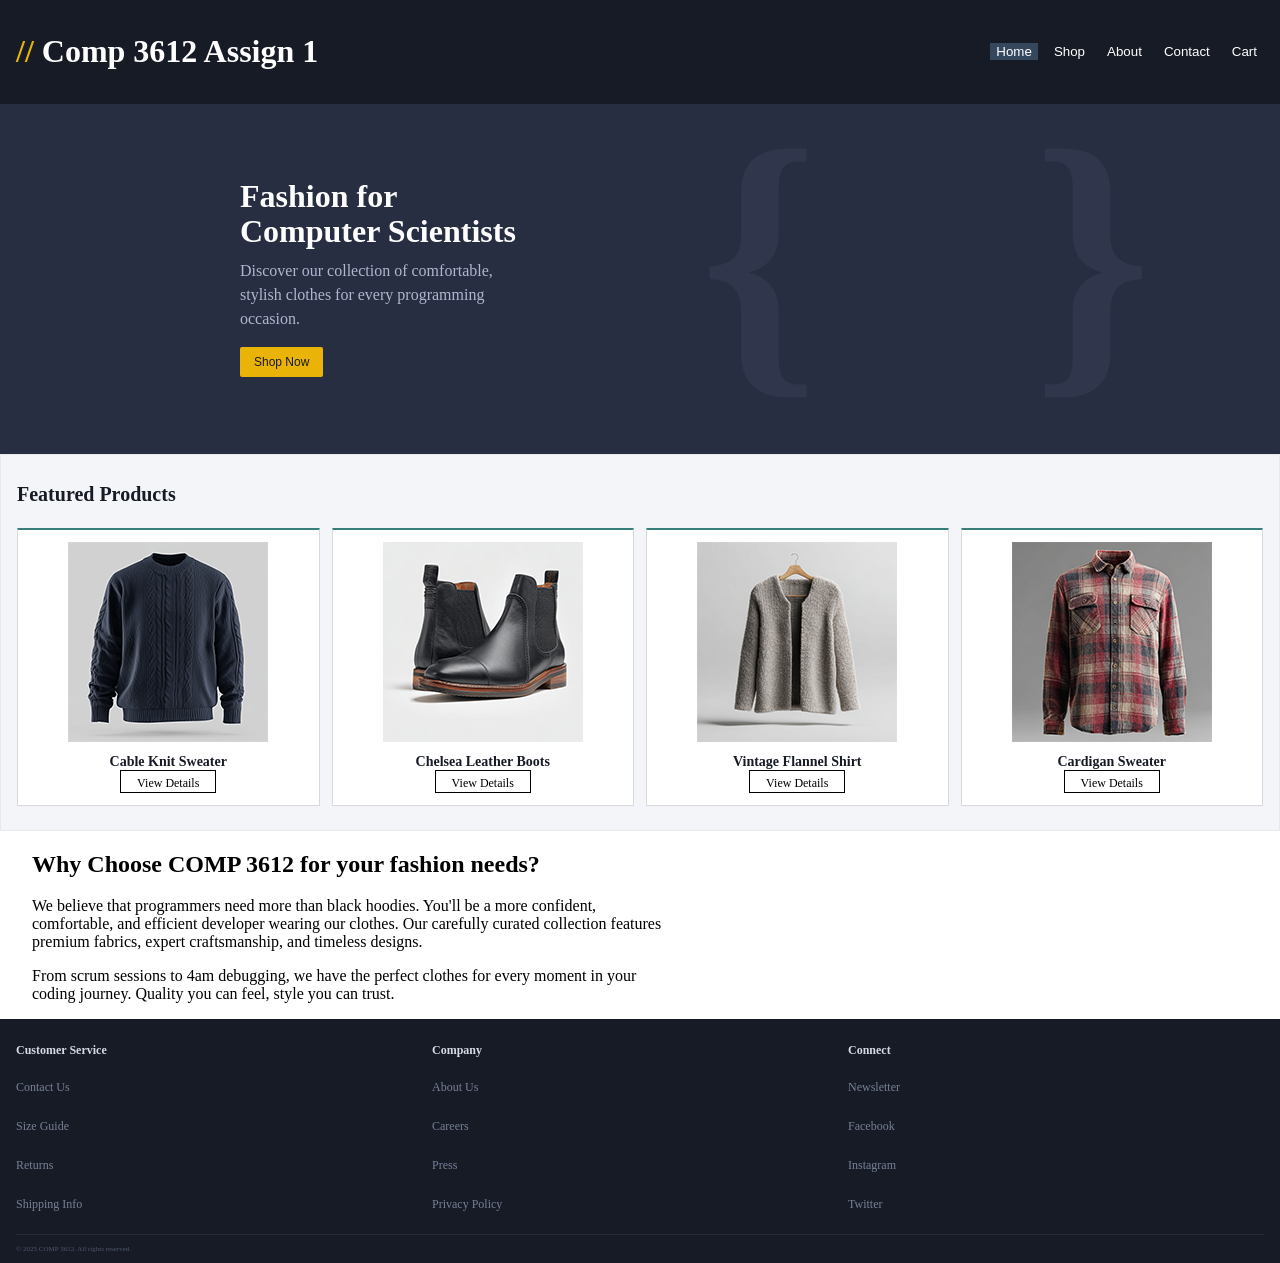
<file: index.html>
<!DOCTYPE html>
<html>
<head>
    <title></title>
    <link rel="stylesheet" href="index.css">
</head>
<body>
    <header>
        <h1><span class="header-accent">//</span> Comp 3612 Assign 1</h1>
        <a href="index.html"><button class="no-hover" type="button">Home</button></a>
        <button type="button">Shop</button>
        <a href="about.html"><button type="button">About</button></a>
        <button type="button">Contact</button>
        <button type="button">Cart</button>
    </header>
    <main>
        <section class="hero">
            <h2>Fashion for Computer Scientists</h2>
            <p>Discover our collection of comfortable, stylish clothes for every programming occasion.</p>
            <button type="button">Shop Now</button>
            <design type="design">{ }</design>
        </section>

        <section class="products">
            <h2>Featured Products</h2>
            <div class="product-grid">
                <article class="product-card">
                    <img src="data/images/003-small-front.png">
                    <h2>Cable Knit Sweater</h2>
                    <a class="button" href="product.html">View Details</a>
                </article>
                <article class="product-card">
                    <img src="data/images/008-small-front.png">
                    <h2>Chelsea Leather Boots</h2>
                    <p class="button">View Details</p>
                </article>
                <article class="product-card">
                    <img src="data/images/009-small-front.png">
                    <h2>Vintage Flannel Shirt</h2>
                    <p class="button">View Details</p>
                </article>
                <article class="product-card">
                    <img src="data/images/011-small-front.png">
                    <h2>Cardigan Sweater</h2>
                    <p class="button">View Details</p>
                </article>
            </div>
        </section>

        <section class="why">
            <h2>Why Choose COMP 3612 for your fashion needs?</h2>
            <p>We believe that programmers need more than black hoodies. You'll be a more confident, comfortable, and efficient developer wearing our clothes. Our carefully curated collection features premium fabrics, expert craftsmanship, and timeless designs.</p>
            <p>From scrum sessions to 4am debugging, we have the perfect clothes for every moment in your coding journey. Quality you can feel, style you can trust.</p>
        </section>
    </main>
    <footer>
        <div class="footer-columns">
            <section>
                <h2>Customer Service</h2>
                <p>Contact Us</p>
                <p>Size Guide</p>
                <p>Returns</p>
                <p>Shipping Info</p>
            </section>
            <section>
                <h2>Company</h2>
                <p>About Us</p>
                <p>Careers</p>
                <p>Press</p>
                <p>Privacy Policy</p>
            </section>
            <section>
                <h2>Connect</h2>
                <p>Newsletter</p>
                <p>Facebook</p>
                <p>Instagram</p>
                <p>Twitter</p>
            </section>
        </div>
            <p class="copyright">&copy; 2025 COMP 3612. All rights reserved.</p>
    </footer>
</body>
</html>
</file>
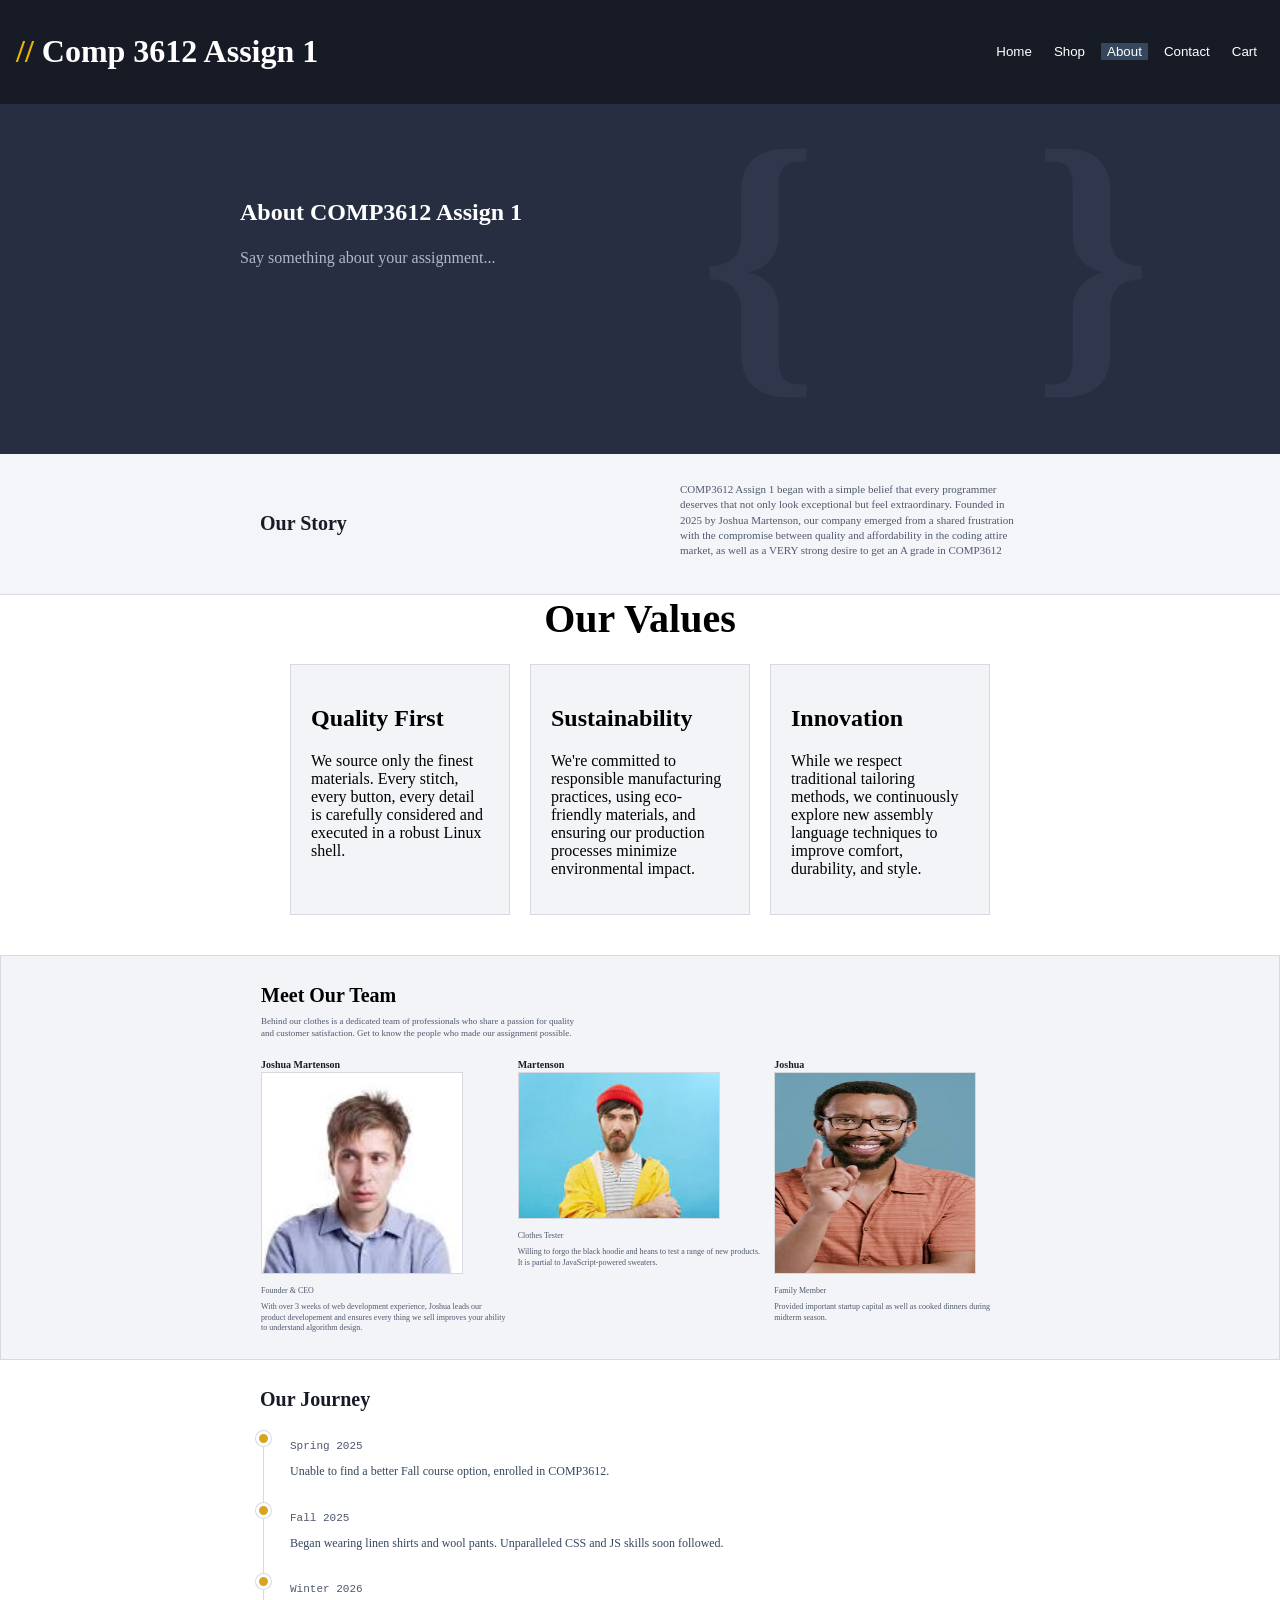
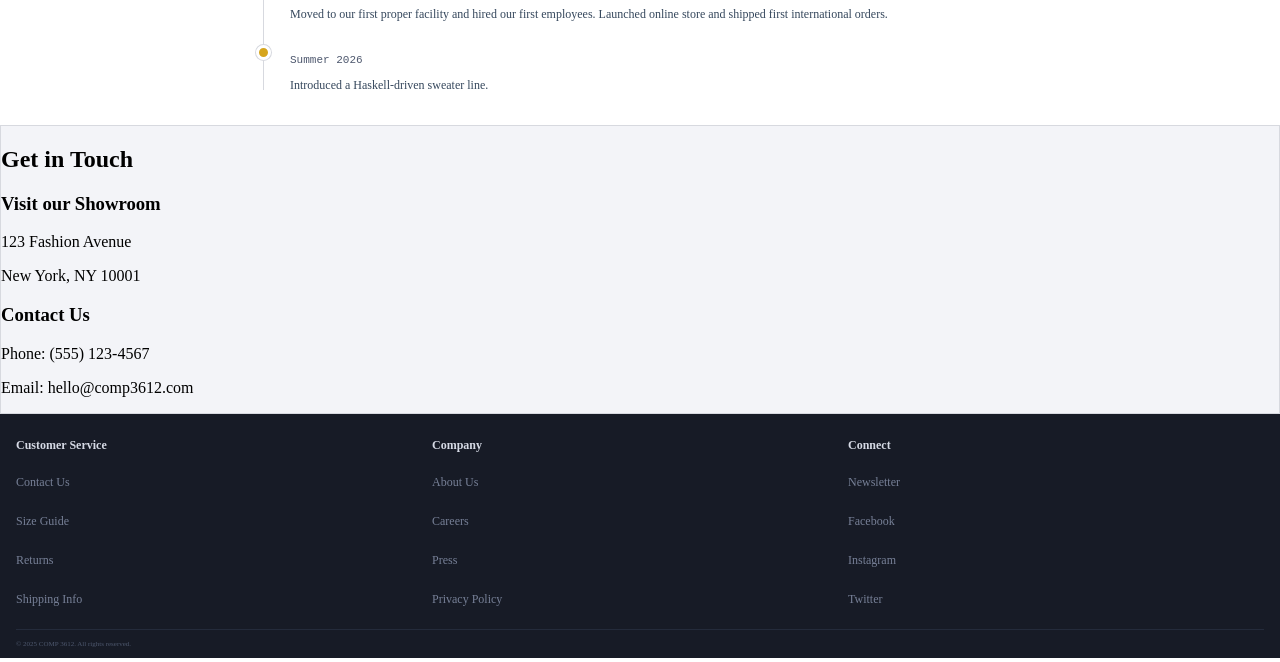
<file: about.html>
<!DOCTYPE html>
<html>
<head>
    <title></title>
    <link rel="stylesheet" href="about.css">
</head>
<body>
    <header>
        <h1><span class="header-accent">//</span> Comp 3612 Assign 1</h1>
        <a href="index.html"><button type="button">Home</button></a>
        <button type="button">Shop</button>
        <a href="about.html"><button class = "no-hover" type="button">About</button></a>
        <button type="button">Contact</button>
        <button type="button">Cart</button>
    </header>
    <main>
        <section class="hero">
            <h1>About COMP3612 Assign 1</h1>
            <p>Say something about your assignment...</p>
            <design type="design">{ }</design>
        </section>

        <section class="story">
            <h1>Our Story</h1>
            <p>COMP3612 Assign 1 began with a simple belief that every programmer deserves that not only look exceptional but feel extraordinary. Founded in 2025 by Joshua Martenson, our company emerged from a shared frustration with the compromise between quality and affordability in the coding attire market, as well as a VERY strong desire to get an A grade in COMP3612</p>
        </section>

        <section class="values">
            <h1>Our Values</h1>
            <div class="values-grid">
                <article class="value-card">
                    <h2>Quality First</h2>
                    <p>We source only the finest materials. Every stitch, every button, every detail is carefully considered and executed in a robust Linux shell.</p>
                </article>
                <article class="value-card">
                    <h2>Sustainability</h2>
                    <p>We're committed to responsible manufacturing practices, using eco-friendly materials, and ensuring our production processes minimize environmental impact.</p>
                </article>
                <article class="value-card">
                    <h2>Innovation</h2>
                    <p>While we respect traditional tailoring methods, we continuously explore new assembly language techniques to improve comfort, durability, and style.</p>
                </article>
            </div>
        </section>

        <section class="team">
            <h1>Meet Our Team</h1>
            <p>Behind our clothes is a dedicated team of professionals who share a passion for quality and customer satisfaction. Get to know the people who made our assignment possible.</p>
            <div class="team-grid">
                <article class="team-member">
                    <h2>Joshua Martenson</h2>
                    <img src="data/images/guy1.png">
                    <p>Founder & CEO</p>
                    <p>With over 3 weeks of web development experience, Joshua leads our product developement and ensures every thing we sell improves your ability to understand algorithm design.</p>
                </article>
                <article class="team-member">
                    <h2>Martenson</h2>
                    <img src="data/images/guy2.png">
                    <p>Clothes Tester</p>
                    <p>Willing to forgo the black hoodie and heans to test a range of new products. It is partial to JavaScript-powered sweaters.</p>
                </article>
                <article class="team-member">
                    <h2>Joshua</h2>
                    <img src="data/images/guy3.png">
                    <p>Family Member</p>
                    <p>Provided important startup capital as well as cooked dinners during midterm season.</p>
                </article>
            </div>
        </section>
        
        <section class="journey">
            <h1>Our Journey</h1>
            <div class="journey-timeline">
                <div class="journey-line"></div>
                <div class="journey-event">
                    <div class="journey-dot"></div>
                    <p class="journey-date">Spring 2025</p>
                    <p class="journey-description">Unable to find a better Fall course option, enrolled in COMP3612.</p>
                </div>
                <div class="journey-event">
                    <div class="journey-dot"></div>
                    <p class="journey-date">Fall 2025</p>
                    <p class="journey-description">Began wearing linen shirts and wool pants. Unparalleled CSS and JS skills soon followed.</p>
                </div>
                <div class="journey-event">
                    <div class="journey-dot"></div>
                    <p class="journey-date">Winter 2026</p>
                    <p class="journey-description">Moved to our first proper facility and hired our first employees. Launched online store and shipped first international orders.</p>
                </div>
                <div class="journey-event">
                    <div class="journey-dot"></div>
                    <p class="journey-date">Summer 2026</p>
                    <p class="journey-description">Introduced a Haskell-driven sweater line.</p>
                </div>
            </div>
        </section>

        <section class="contact">
            <h1>Get in Touch</h1>
            <div class="contact-info">
                <article class="location">
                    <h1>Visit our Showroom</h1>
                    <p>123 Fashion Avenue</p>
                    <p>New York, NY 10001</p>
                </article>
                <article class="contact-info">
                    <h1>Contact Us</h1>
                    <p>Phone: (555) 123-4567</p>
                    <p>Email: hello@comp3612.com</p>
                </article>
            </div>
        </section>
    </main>
    <footer>
        <div class="footer-columns">
            <section>
                <h2>Customer Service</h2>
                <p>Contact Us</p>
                <p>Size Guide</p>
                <p>Returns</p>
                <p>Shipping Info</p>
            </section>
            <section>
                <h2>Company</h2>
                <p>About Us</p>
                <p>Careers</p>
                <p>Press</p>
                <p>Privacy Policy</p>
            </section>
            <section>
                <h2>Connect</h2>
                <p>Newsletter</p>
                <p>Facebook</p>
                <p>Instagram</p>
                <p>Twitter</p>
            </section>
        </div>
        <p class="copyright">&copy; 2025 COMP 3612. All rights reserved.</p>
    </footer>
</body>
</html>
</file>
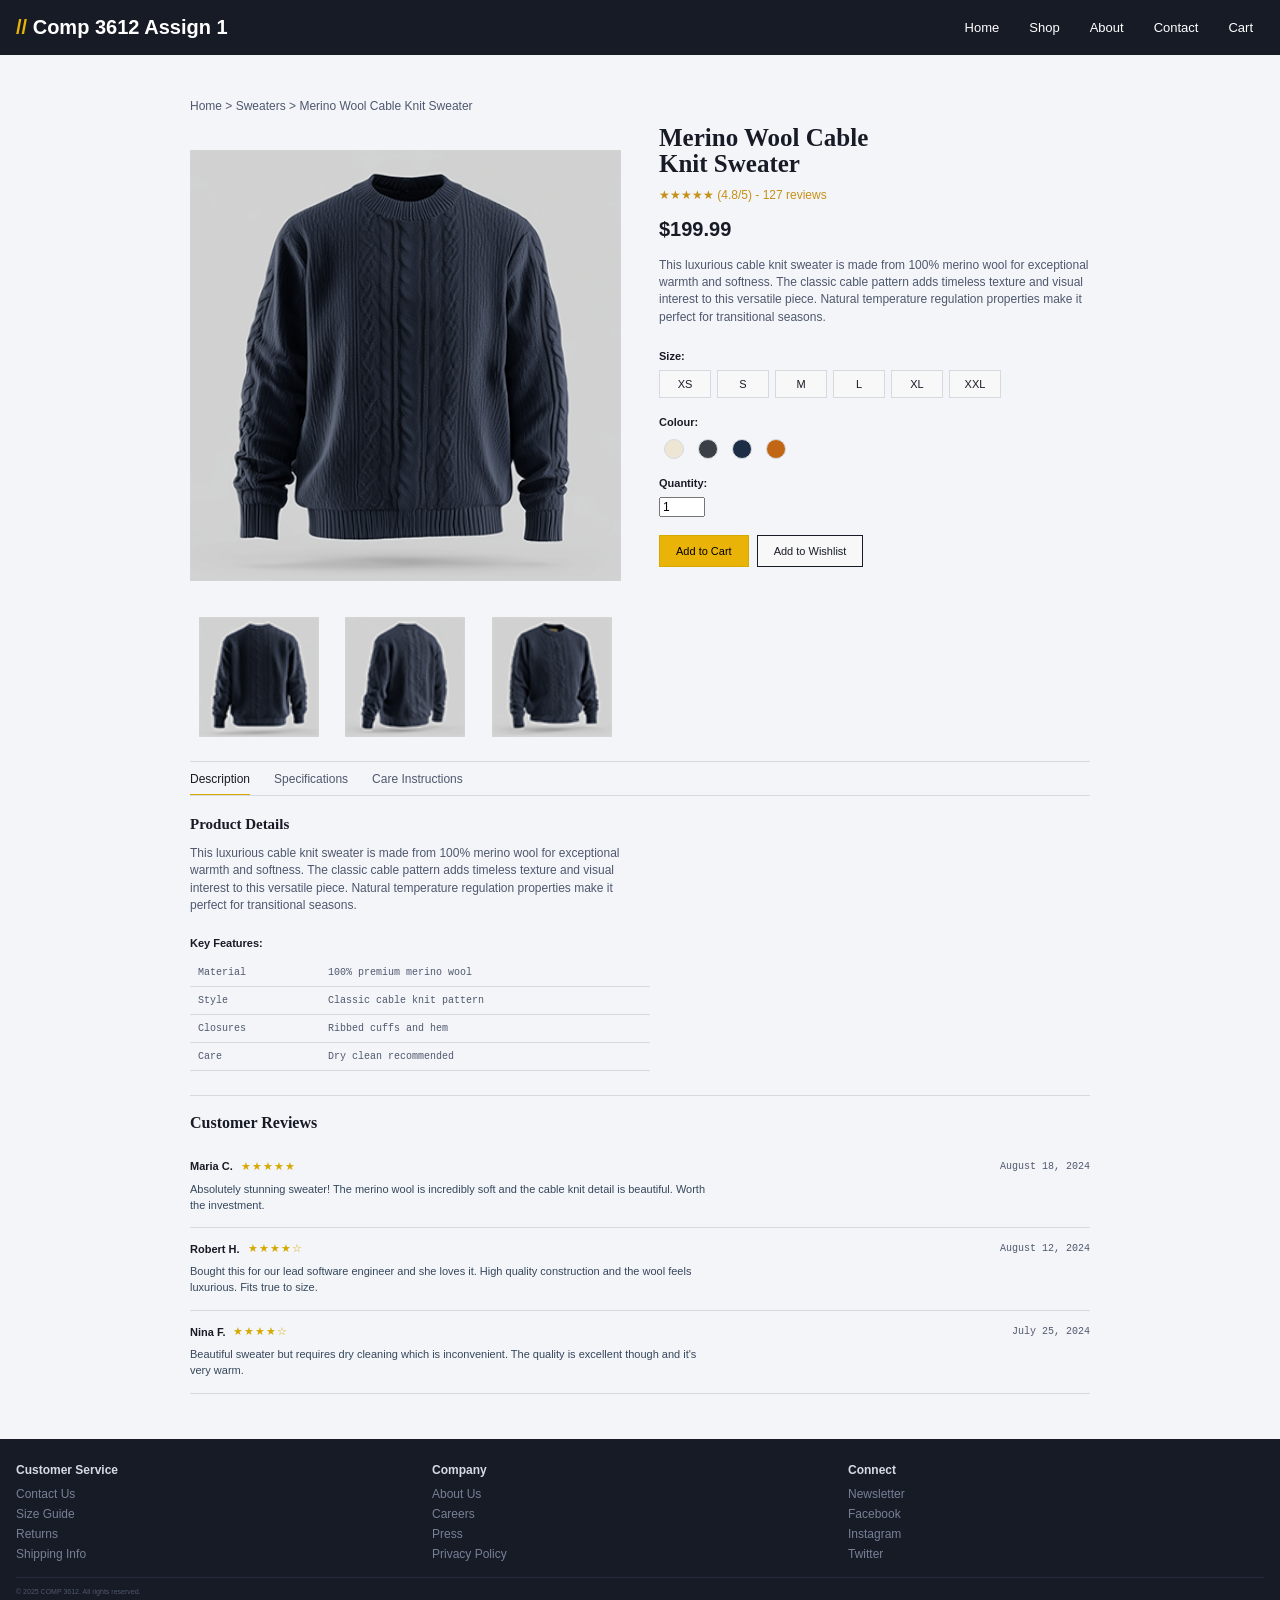
<file: product.html>
<!DOCTYPE html>
<html>
<head>
    <title>Merino Wool Cable Knit Sweater</title>
    <link rel="stylesheet" href="product.css">
</head>
<body>
    <header>
        <h1><span class="header-accent">//</span> Comp 3612 Assign 1</h1>
        <a class="nav-button" href="index.html">Home</a>
        <a class="nav-button" href="index.html">Shop</a>
        <a class="nav-button" href="about.html">About</a>
        <a class="nav-button" href="#contact">Contact</a>
        <a class="nav-button" href="#cart">Cart</a>
    </header>
    <main>
        <section class="path">
            <p>Home > Sweaters > Merino Wool Cable Knit Sweater</p>
        </section>

        <section class="product-detail">
            <div class="product-gallery">
                <img class="main-image" src="data/images/003-medium-front.png">
                <div class="thumbnail-gallery">
                    <img src="data/images/003-thumb-back.png">
                    <img src="data/images/003-thumb-back-angle.png">
                    <img src="data/images/003-thumb-front-angle.png">
                </div>
            </div>


            <form class="product-information" action="https://www.randyconnolly.com/tests/process.php" method="post">
                <input type="hidden" name="product" value="Merino Wool Cable Knit Sweater">
                <h1>Merino Wool Cable Knit Sweater</h1>
                <p class="review-score">★★★★★ (4.8/5) - 127 reviews</p>
                <p class="price">$199.99</p>
                <p class="description">This luxurious cable knit sweater is made from 100% merino wool for exceptional warmth and softness. The classic cable pattern adds timeless texture and visual interest to this versatile piece. Natural temperature regulation properties make it perfect for transitional seasons.</p>
                
                <h2>Size:</h2>
                <div class="size-options">
                    <input id="size-xs" name="size" type="radio" value="XS">
                    <label for="size-xs">XS</label>
                    <input id="size-s" name="size" type="radio" value="S">
                    <label for="size-s">S</label>
                    <input id="size-m" name="size" type="radio" value="M">
                    <label for="size-m">M</label>
                    <input id="size-l" name="size" type="radio" value="L">
                    <label for="size-l">L</label>
                    <input id="size-xl" name="size" type="radio" value="XL">
                    <label for="size-xl">XL</label>
                    <input id="size-xxl" name="size" type="radio" value="XXL">
                    <label for="size-xxl">XXL</label>
                </div>

                <h2>Colour:</h2>
                <div class="colour-options">
                    <input class="colour cream" id="colour-cream" name="colour" type="radio" value="Cream">
                    <input class="colour grey" id="colour-grey" name="colour" type="radio" value="Grey">
                    <input class="colour navy" id="colour-navy" name="colour" type="radio" value="Navy">
                    <input class="colour orange" id="colour-orange" name="colour" type="radio" value="Orange">
                </div>

                <label class="quantity-label" for="quantity">Quantity:</label>
                <input id="quantity" name="quantity" type="number" min="1" max="10" value="1">
                <div class="product-actions">
                    <button class="add-to-cart" type="submit">Add to Cart</button>
                    <button class="wishlist" type="button">Add to Wishlist</button>
                </div>
            </form>
        </section>

        <section class="product-description">
            <div class="description-tabs">
                <p class="active-tab">Description</p>
                <p>Specifications</p>
                <p>Care Instructions</p>
            </div>
            <h2>Product Details</h2>
            <p>This luxurious cable knit sweater is made from 100% merino wool for exceptional warmth and softness. The classic cable pattern adds timeless texture and visual interest to this versatile piece. Natural temperature regulation properties make it perfect for transitional seasons.</p>
            <h3>Key Features:</h3>
            <div class="feature-list">
                <div class="feature-row">
                    <p>Material</p>
                    <p>100% premium merino wool</p>
                </div>
                <div class="feature-row">
                    <p>Style</p>
                    <p>Classic cable knit pattern</p>
                </div>
                <div class="feature-row">
                    <p>Closures</p>
                    <p>Ribbed cuffs and hem</p>
                </div>
                <div class="feature-row">
                    <p>Care</p>
                    <p>Dry clean recommended</p>
                </div>
            </div>
        </section>

        <section class="customer-reviews">
            <h1>Customer Reviews</h1>
            <article class="review">
                <div class="review-heading">
                    <p>Maria C.</p>
                    <p class="review-stars">★★★★★</p>
                    <time datetime="2024-08-18">August 18, 2024</time>
                </div>
                <p>Absolutely stunning sweater! The merino wool is incredibly soft and the cable knit detail is beautiful. Worth the investment.</p>
            </article>

            <article class="review">
                <div class="review-heading">
                    <p>Robert H.</p>
                    <p class="review-stars">★★★★☆</p>
                    <time datetime="2024-08-12">August 12, 2024</time>
                </div>
                <p>Bought this for our lead software engineer and she loves it. High quality construction and the wool feels luxurious. Fits true to size.</p>
            </article>

            <article class="review">
                <div class="review-heading">
                    <p>Nina F.</p>
                    <p class="review-stars">★★★★☆</p>
                    <time datetime="2024-07-25">July 25, 2024</time>
                </div>
                <p>Beautiful sweater but requires dry cleaning which is inconvenient. The quality is excellent though and it's very warm.</p>
            </article>
        </section>
    </main>
    <footer id="contact">
        <div class="footer-columns">
            <section>
                <h2>Customer Service</h2>
                <p>Contact Us</p>
                <p>Size Guide</p>
                <p>Returns</p>
                <p>Shipping Info</p>
            </section>
            <section>
                <h2>Company</h2>
                <p>About Us</p>
                <p>Careers</p>
                <p>Press</p>
                <p>Privacy Policy</p>
            </section>
            <section>
                <h2>Connect</h2>
                <p>Newsletter</p>
                <p>Facebook</p>
                <p>Instagram</p>
                <p>Twitter</p>
            </section>
        </div>
        <p class="copyright">&copy; 2025 COMP 3612. All rights reserved.</p>
    </footer>
</body>
</html>
</file>
<file: index.css>
html,
body {
    margin: 0;
}

header {
    display: flex;
    align-items: center;
    background-color: #171b26;
    color: white;
    padding: 12px 16px;
}

header h1 {
    margin-right: auto;
    text-align: left;
}

/*Prompt "How can I make part of a sentence a different colour?" in ChatGPT*/
.header-accent {
    color: #eab308;
}

header button {
    margin-left: 8px;
    background-color: #171b26;
    color: white;
    border: 1px solid #171b26;
}

header button:hover {
    color: grey;
    border: 1px solid #eab308;
}

header button.no-hover{
    background-color: #35475c;
    color: white;;
}

h1 {
    text-align: left;
}

.hero {
    position: relative;
    min-height: 350px;
    box-sizing: border-box;
    padding: 75px 0 0 240px;
    overflow: hidden;
    background-color: #282e42;
    color: white;
}

.hero h2,
.hero p {
    width: 292px;
}

.hero h2 {
    margin: 0 0 10px;
    font-family: Georgia, "Times New Roman", serif;
    font-size: 32px;
    line-height: 1.1;
}

.hero p {
    margin: 0 0 16px;
    color: #aeb7cf;
    font-size: 16px;
    line-height: 1.5;
}

.hero button {
    padding: 8px 14px;
    border: 0;
    border-radius: 2px;
    background-color: #eab308;
    color: #171b26;
    font-size: 12px;
}

.hero design {
    position: absolute;
    bottom: 25px;
    left: 700px;
    color: #30374c;
    font-size: 300px;
    font-weight: bold;
    letter-spacing: 70px;
}

.products {
    padding: 28px 16px 24px;
    border: 1px solid #e9e9eb;
    background-color: #f4f5f8;
    color: #171b26;
}

.products h2 {
    margin: 0 0 22px;
    font-family: Georgia, "Times New Roman", serif;
    font-size: 20px;
    font-weight: bold;
}

.product-grid {
    display: grid;
    grid-template-columns: repeat(4, minmax(0, 1fr));
    gap: 12px;
}

.product-card {
    min-height: 238px;
    border: 1px solid #d7d9df;
    border-top: 2px solid #377f7a;
    border-radius: 1px;
    background-color: white;
    display: flex;
    flex-direction: column;
    align-items: center;
    text-align: center;
}

.product-card h2 {
    margin: 0;
    padding: 12px 16px 0;
    font-family: Georgia, "Times New Roman", serif;
    font-size: 14px;
    font-weight: bold;
}

.product-card p,
.product-card .button {
    display: inline-block;
    margin: 0;
    padding: 4px 16px 0;
    font-size: 12px;
    line-height: 1.4;
    border: 1px solid black;
    margin-bottom: 12px;
    color: black;
    text-decoration: none;
}

.product-card p:hover,
.product-card .button:hover {
    color: white;
    background-color: black;
}

.product-card img {
    margin-top: 12px;
}

.product-card:hover {
    border-color: #171b26;
    border-top-color: #d6a900;
}

.why {
    max-width: 50%;
    margin-left: 32px;
}

footer {
    padding: 24px 16px 10px;
    background-color: #171b26;
    color: #778097;
    font-size: 12px;
}

.footer-columns {
    display: grid;
    grid-template-columns: repeat(3, 1fr);
    align-items: center;
}

.footer-columns section {
    display: flex;
    flex-direction: column;
}

.footer-columns h2 {
    margin: 0 0 10px;
    color: #d6dae5;
    font-size: 12px;
}

.footer-columns a {
    margin-bottom: 6px;
    color: #778097;
    text-decoration: none;
}

.footer-columns a:hover {
    color: white;
}

.copyright {
    margin: 10px 0 0;
    padding-top: 10px;
    border-top: 1px solid #242b3b;
    color: #4e586e;
    font-size: 7px;
}
</file>
<file: product.css>
html,
body {
    margin: 0;
}

body {
    background-color: #f4f5f8;
    color: #171b26;
    font-family: Arial, sans-serif;
}

header {
    display: flex;
    align-items: center;
    padding: 12px 16px;
    background-color: #171b26;
    color: white;
}

header h1 {
    margin: 0 auto 0 0;
    font-size: 20px;
}

.header-accent {
    color: #eab308;
}

.nav-button {
    margin-left: 8px;
    padding: 7px 10px;
    border: 1px solid #171b26;
    color: white;
    font-size: 13px;
    text-decoration: none;
}

.nav-button:hover {
    border-color: #eab308;
    color: #aeb7cf;
}

main {
    max-width: 900px;
    margin: 0 auto;
    padding: 32px 24px 45px;
}

.path {
    color: #4e586e;
    font-size: 12px;
}

.product-detail {
    display: grid;
    grid-template-columns: 1fr 1fr;
    gap: 38px;
}

.main-image {
    width: 100%;
    height: 480px;
    object-fit: contain;
}

.thumbnail-gallery {
    display: grid;
    grid-template-columns: repeat(3, 1fr);
    gap: 8px;
    margin-top: 8px;
}

.thumbnail-gallery img {
    width: 100%;
    height: 120px;
    object-fit: contain;
}

.product-information h1 {
    max-width: 250px;
    margin: 0 0 10px;
    font-family: Georgia, "Times New Roman", serif;
    font-size: 25px;
    line-height: 1.05;
}

.review-score {
    margin: 0 0 16px;
    color: #c59117;
    font-size: 12px;
}

.price {
    margin: 0 0 16px;
    font-size: 20px;
    font-weight: bold;
}

.description {
    margin: 0 0 24px;
    color: #4e586e;
    font-size: 12px;
    line-height: 1.45;
}

.product-information h2, .quantity-label {
    display: block;
    margin: 0 0 8px;
    font-size: 11px;
}

.size-options, .colour-options {
    display: flex;
    gap: 6px;
    margin-bottom: 18px;
}

.size-options label, .wishlist {
    min-width: 34px;
    padding: 7px 8px;
    border: 1px solid #d7d9df;
    background-color: #f8f8f8;
    color: #171b26;
    font-size: 11px;
    text-align: center;
}

.size-options input {
    position: absolute;
    opacity: 0;
}

.size-options input:checked + label {
    border-color: #171b26;
    background-color: #171b26;
    color: white;
}

/*"How to create a circular button in CSS" ChatGPT*/
.colour {
    display: block;
    width: 20px;
    height: 20px;
    padding: 0;
    border: 1px solid #d7d9df;
    border-radius: 50%;
    appearance: none;
    cursor: pointer;
}

.colour-options input:checked {
    outline: 2px solid #171b26;
    outline-offset: 2px;
}

.cream {
    background-color: #ede6d4;
}

.grey {
    background-color: #3b4047;
}

.navy {
    background-color: #1d2d46;
}

.orange {
    background-color: #c16615;
}

.quantity-label {
    font-weight: bold;
}

#quantity {
    font-size: 12px;
    margin-bottom: 18px;
}

.product-actions {
    display: flex;
    gap: 8px;
}

.add-to-cart, .wishlist {
    padding: 9px 16px;
    font-size: 11px;
}

/*https://www.w3schools.com/php/php_forms.asp for form submission*/
.add-to-cart {
    border: 1px solid #d6a900;
    background-color: #eab308;
}

.wishlist {
    border-color: #171b26;
    background-color: #f8f8f8;
}

.product-description {
    margin-top: 24px;
    padding-top: 0;
    border-top: 1px solid #d7d9df;
    color: #4e586e;
    font-size: 12px;
}

.description-tabs {
    display: flex;
    gap: 24px;
    margin-bottom: 20px;
    border-bottom: 1px solid #d7d9df;
}

.description-tabs p {
    margin: 0;
    padding: 10px 0 8px;
    color: #4e586e;
}

.description-tabs .active-tab {
    border-bottom: 1px solid #d6a900;
    color: #171b26;
}

.product-description h2 {
    margin: 0 0 12px;
    color: #171b26;
    font-family: Georgia, "Times New Roman", serif;
    font-size: 15px;
}

.product-description h3 {
    margin: 22px 0 10px;
    color: #171b26;
    font-size: 11px;
}

.product-description > p {
    max-width: 460px;
    margin: 0;
    line-height: 1.45;
}

.feature-list {
    width: 460px;
    max-width: 100%;
    font-family: monospace;
    font-size: 10px;
}

.feature-row {
    display: grid;
    grid-template-columns: 130px 1fr;
    padding: 8px;
    border-bottom: 1px solid #d7d9df;
}

.feature-row p {
    margin: 0;
}

.customer-reviews {
    margin-top: 24px;
    border-top: 1px solid #d7d9df;
}

.customer-reviews h1 {
    margin: 18px 0 14px;
    font-family: Georgia, "Times New Roman", serif;
    font-size: 16px;
}

.review {
    padding: 14px 0;
    border-bottom: 1px solid #d7d9df;
    color: #35475c;
    font-size: 11px;
}

.review-heading {
    display: flex;
    align-items: center;
    gap: 8px;
}

.review-heading p {
    margin: 0;
}

.review-heading p:first-child {
    color: #171b26;
    font-weight: bold;
}

.review-stars {
    color: #d6a900;
    letter-spacing: 1px;
}

.review time {
    margin-left: auto;
    color: #4e586e;
    font-family: monospace;
    font-size: 10px;
}

.review > p {
    max-width: 520px;
    margin: 9px 0 0;
    line-height: 1.45;
}

footer {
    padding: 24px 16px 10px;
    background-color: #171b26;
    color: #778097;
    font-size: 12px;
}

.footer-columns {
    display: grid;
    grid-template-columns: repeat(3, 1fr);
}

.footer-columns h2 {
    margin: 0 0 10px;
    color: #d6dae5;
    font-size: 12px;
}

.footer-columns p {
    margin: 0 0 6px;
}

.copyright {
    margin: 10px 0 0;
    padding-top: 10px;
    border-top: 1px solid #242b3b;
    color: #4e586e;
    font-size: 7px;
}
</file>
<file: about.css>
/* https://www.dreamstime.com/photos-images/random-guy-disbelief.html */
/* https://www.magnific.com/free-photos-vectors/random-guy*/
/* https://www.gettyimages.ca/videos/random-guy*/

html,
body {
    margin: 0;
}

header {
    display: flex;
    align-items: center;
    background-color: #171b26;
    color: white;
    padding: 12px 16px;
}

header h1 {
    margin-right: auto;
    text-align: left;
}

/*Prompt "How can I make part of a sentence a different colour?" in ChatGPT*/
.header-accent {
    color: #eab308;
}

header button {
    margin-left: 8px;
    background-color: #171b26;
    color: white;
    border: 1px solid #171b26;
}

header button:hover {
    color: grey;
    border: 1px solid #eab308;
}

header button.no-hover{
    background-color: #35475c;
    color: white;;
}

.hero {
    position: relative;
    min-height: 350px;
    box-sizing: border-box;
    padding: 75px 0 0 240px;
    overflow: hidden;
    background-color: #282e42;
    color: white;
}

.hero h2,
.hero p {
    width: 292px;
}

.hero h2 {
    margin: 0 0 10px;
    font-family: Georgia, "Times New Roman", serif;
    font-size: 32px;
    line-height: 1.1;
}

.hero p {
    margin: 0 0 16px;
    color: #aeb7cf;
    font-size: 16px;
    line-height: 1.5;
}

.hero design {
    position: absolute;
    bottom: 25px;
    left: 700px;
    color: #30374c;
    font-size: 300px;
    font-weight: bold;
    letter-spacing: 70px;
}

.story {
    display: grid;
    grid-template-columns: 1fr 1fr;
    gap: 80px;
    box-sizing: border-box;
    min-height: 141px;
    padding: 28px max(16px, calc((100% - 760px) / 2));
    border-bottom: 1px solid #d7d9df;
    background-color: #f4f5f8;
    color: #171b26;
}

.story h1 {
    align-self: center;
    margin: 0;
    font-family: Georgia, "Times New Roman", serif;
    font-size: 20px;
}

.story p {
    margin: 0;
    color: #4e586e;
    font-size: 11px;
    line-height: 1.4;
}

.values h1 {
    margin: 0 0 22px;
    font-family: Georgia, "Times New Roman", serif;
    font-size: 40px;
    font-weight: bold;
    text-align: center;
}

.values-grid {
    display: grid;
    grid-template-columns: repeat(3, 1fr);
    gap: 20px;
    max-width: 700px;
    margin: 0 auto;
    margin-bottom: 40px;
}

.value-card {
    padding: 20px;
    border: 1px solid #d7d9df;
    background: #f3f4f8;
}

.team {
    box-sizing: border-box;
    padding: 28px max(16px, calc((100% - 760px) / 2)) 20px;
    background-color: #f3f4f8;
    border: 1px solid #d7d9df;
}

.team h1 {
    margin: 0 0 8px;
    font-family: Georgia, "Times New Roman", serif;
    font-size: 20px;
    font-weight: bold;
}

.team p {
    max-width: 320px;
    margin: 0 0 20px;
    color: #4e586e;
    font-size: 9px;
    line-height: 1.35;
}

.team-grid {
    display: grid;
    grid-template-columns: repeat(3, 1fr);
    gap: 12px;
}

.team-member h2 {
    margin: 0 0 2px;
    color: #171b26;
    font-size: 10px;
}

.team-member img {
    width: 100%;
    height: auto;
    margin-bottom: 8px;
    max-height: 200px;
    max-width: 200px;
    border: 1px solid #d7d9df;
}

.team-member p {
    margin: 0 0 5px;
    color: #4e586e;
    font-size: 8px;
    line-height: 1.35;
}

.journey {
    box-sizing: border-box;
    padding: 28px max(16px, calc((100% - 760px) / 2)) 30px;
    background-color: white;
    color: #171b26;
}

.journey h1 {
    margin: 0 0 18px;
    font-family: Georgia, "Times New Roman", serif;
    font-size: 20px;
}

.journey-timeline {
    position: relative;
    display: grid;
    gap: 20px;
    max-width: 620px;
    margin: 0;
    padding: 0 0 0 30px;
}

.journey-line {
    position: absolute;
    top: 5px;
    bottom: 5px;
    left: 3px;
    width: 1px;
    background-color: #d7d9df;
}

.journey-event {
    position: relative;
}

.journey-dot {
    position: absolute;
    top: 2px;
    left: -34px;
    width: 9px;
    height: 9px;
    border: 3px solid white;
    /*"How can I make buttons into a circle in CSS" ChatGPT*/
    border-radius: 50%;
    background-color: #d6a51d;
    box-shadow: 0 0 0 1px #d7d9df;
}

.journey-date {
    color: #4e586e;
    font-family: monospace;
    font-size: 11px;
}

.journey-description {
    margin: 8px 0 0;
    color: #35475c;
    font-size: 12px;
    line-height: 1.45;
}

.contact {
    background-color: #f3f4f8;
    border: 1px solid #d7d9df;
}

footer {
    padding: 24px 16px 10px;
    background-color: #171b26;
    color: #778097;
    font-size: 12px;
}

.footer-columns {
    display: grid;
    grid-template-columns: repeat(3, 1fr);
    align-items: center;
}

.footer-columns section {
    display: flex;
    flex-direction: column;
}

.footer-columns h2 {
    margin: 0 0 10px;
    color: #d6dae5;
    font-size: 12px;
}

.footer-columns a {
    margin-bottom: 6px;
    color: #778097;
    text-decoration: none;
}

.footer-columns a:hover {
    color: white;
}

.copyright {
    margin: 10px 0 0;
    padding-top: 10px;
    border-top: 1px solid #242b3b;
    color: #4e586e;
    font-size: 7px;
}
</file>
